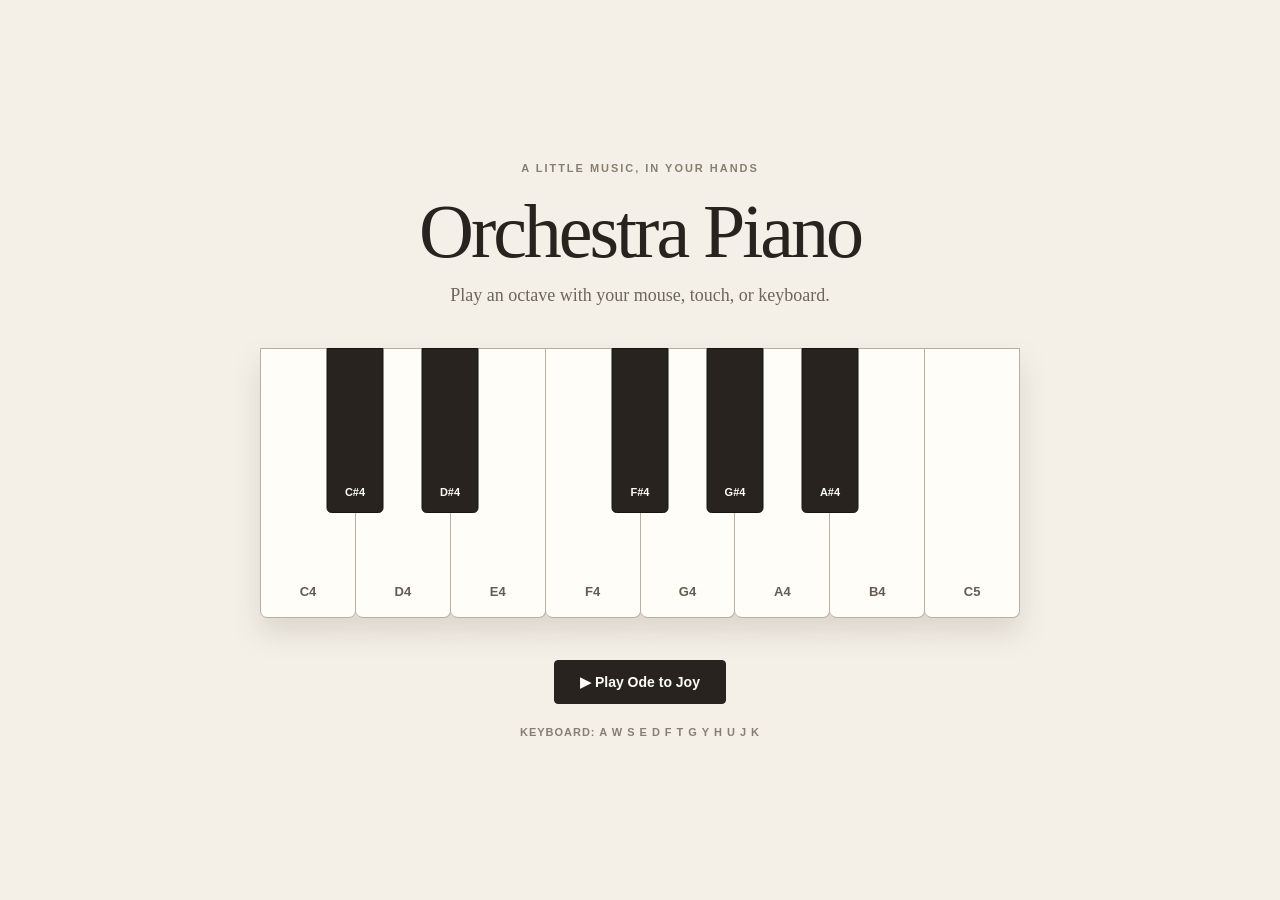
<file: examples/piano/index.html>
<!doctype html>
<html lang="en">
<head>
  <meta charset="utf-8">
  <meta name="viewport" content="width=device-width, initial-scale=1">
  <title>Orchestra Piano</title>
  <link rel="icon" href="data:,">
  <link rel="stylesheet" href="./style.css">
  <script type="module" src="./app.js"></script>
</head>
<body>
  <main class="page">
    <p class="eyebrow">A little music, in your hands</p>
    <h1>Orchestra Piano</h1>
    <p class="subtitle">Play an octave with your mouse, touch, or keyboard.</p>
    <div id="keyboard" class="keyboard" role="group" aria-label="Piano keys"></div>
    <button id="play" class="play" type="button">▶ Play Ode to Joy</button>
    <p class="hint">Keyboard: A W S E D F T G Y H U J K</p>
  </main>
</body>
</html>
</file>
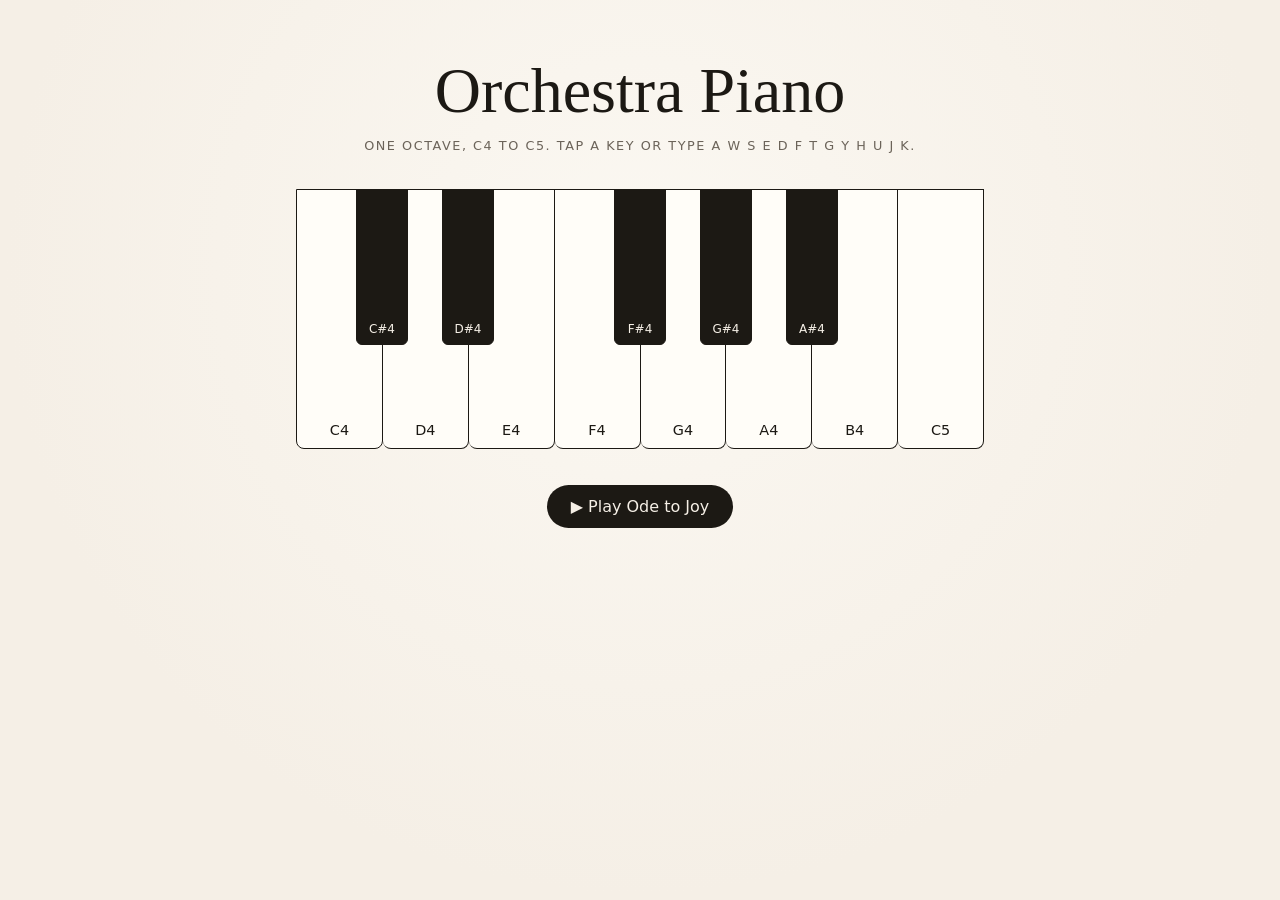
<file: docs/demo/piano/claude-run/src/index.html>
<!doctype html>
<html lang="en">
<head>
  <meta charset="utf-8">
  <meta name="viewport" content="width=device-width, initial-scale=1">
  <title>Orchestra Piano</title>
  <link rel="icon" href="data:,">
  <link rel="stylesheet" href="style.css">
  <script type="module" src="app.js"></script>
</head>
<body>
  <main>
    <h1>Orchestra Piano</h1>
    <p class="subtitle">One octave, C4 to C5. Tap a key or type A W S E D F T G Y H U J K.</p>
    <div id="keyboard" class="keyboard" role="group" aria-label="Piano keys C4 to C5"></div>
    <button id="play" class="play" type="button">▶ Play Ode to Joy</button>
  </main>
</body>
</html>
</file>
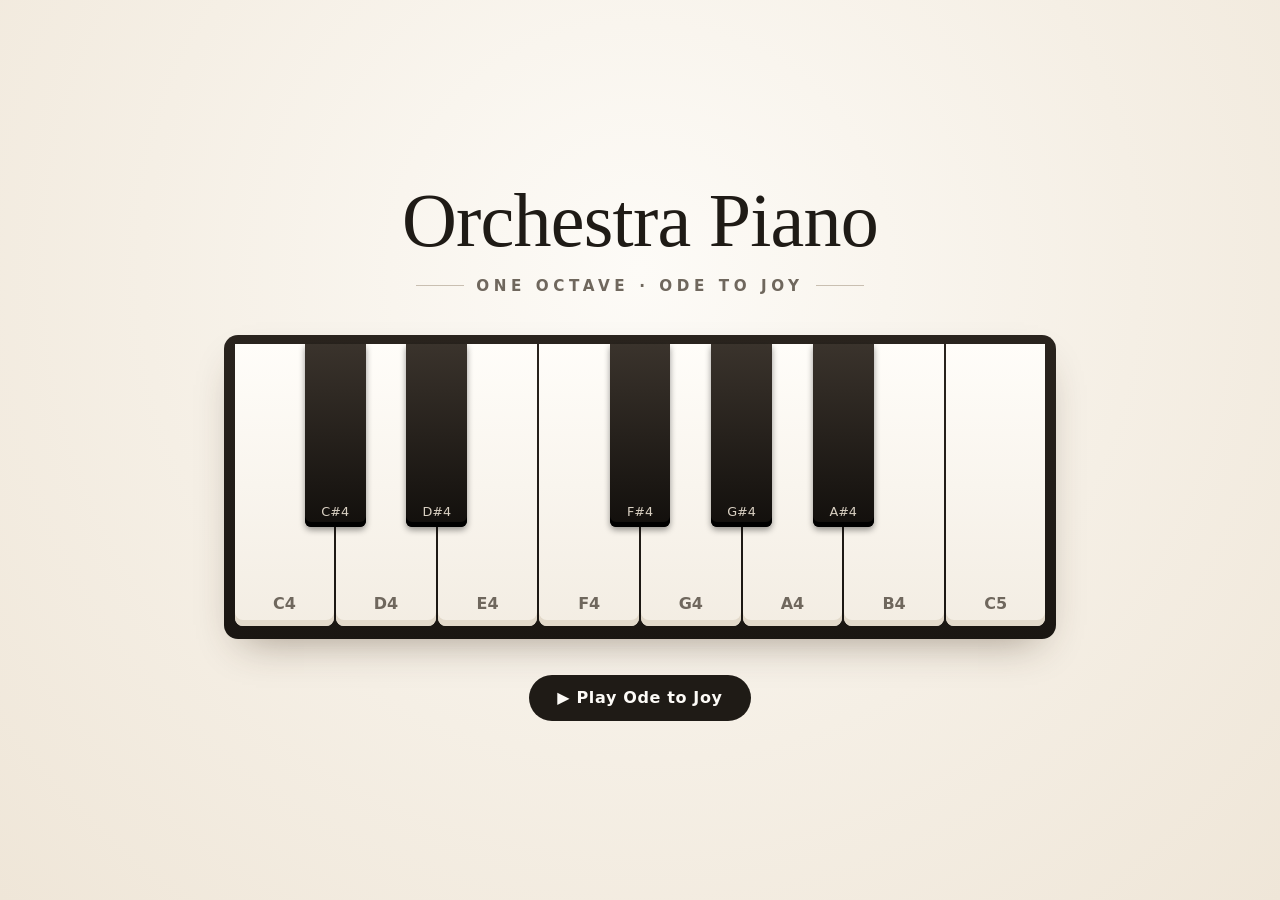
<file: docs/demo/piano/linux-run/src/index.html>
<!doctype html>
<html lang="en">
<head>
  <meta charset="utf-8">
  <meta name="viewport" content="width=device-width, initial-scale=1">
  <title>Orchestra Piano</title>
  <link rel="icon" href="data:,">
  <link rel="stylesheet" href="style.css">
  <script type="module" src="app.js"></script>
</head>
<body>
  <main>
    <h1>Orchestra Piano</h1>
    <p class="subtitle">One octave · Ode to Joy</p>
    <div class="keyboard" role="group" aria-label="Piano keys C4 to C5"></div>
    <button type="button" class="play">▶ Play Ode to Joy</button>
  </main>
</body>
</html>
</file>
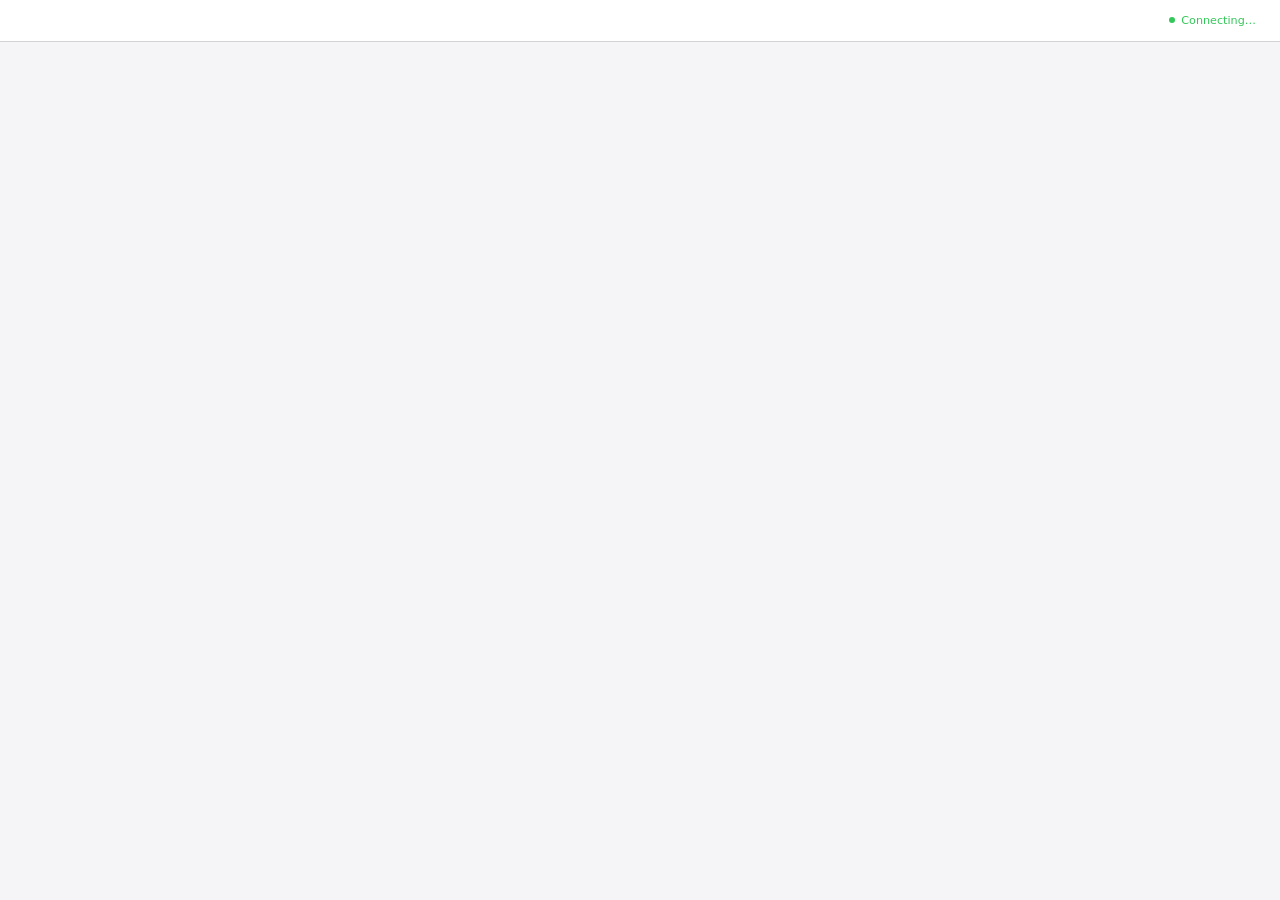
<file: skills/brainstorming/scripts/frame-template.html>
<!DOCTYPE html>
<html>
<head>
  <meta charset="utf-8">
  <title>Orchestra Brainstorming</title>
  <style>
    /*
     * BRAINSTORM COMPANION FRAME TEMPLATE
     *
     * This template provides a consistent frame with:
     * - OS-aware light/dark theming
     * - Header branding and connection status
     * - Scrollable main content area
     * - CSS helpers for common UI patterns
     *
     * Content is injected via placeholder comment in #frame-content.
     */

    * { box-sizing: border-box; margin: 0; padding: 0; }
    html, body { height: 100%; overflow: hidden; }

    /* ===== THEME VARIABLES ===== */
    :root {
      --bg-primary: #f5f5f7;
      --bg-secondary: #ffffff;
      --bg-tertiary: #e5e5e7;
      --border: #d1d1d6;
      --text-primary: #1d1d1f;
      --text-secondary: #86868b;
      --text-tertiary: #aeaeb2;
      --accent: #0071e3;
      --accent-hover: #0077ed;
      --success: #34c759;
      --warning: #ff9f0a;
      --error: #ff3b30;
      --selected-bg: #e8f4fd;
      --selected-border: #0071e3;
    }

    @media (prefers-color-scheme: dark) {
      :root {
        --bg-primary: #1d1d1f;
        --bg-secondary: #2d2d2f;
        --bg-tertiary: #3d3d3f;
        --border: #424245;
        --text-primary: #f5f5f7;
        --text-secondary: #86868b;
        --text-tertiary: #636366;
        --accent: #0a84ff;
        --accent-hover: #409cff;
        --selected-bg: rgba(10, 132, 255, 0.15);
        --selected-border: #0a84ff;
      }
    }

    body {
      font-family: system-ui, -apple-system, BlinkMacSystemFont, sans-serif;
      background: var(--bg-primary);
      color: var(--text-primary);
      display: flex;
      flex-direction: column;
      line-height: 1.5;
    }

    /* ===== FRAME STRUCTURE ===== */
    .brand { display: flex; align-items: center; min-width: 0; overflow: hidden; color: var(--text-secondary); line-height: 1; }
    .brand a { color: inherit; text-decoration: none; display: flex; align-items: center; gap: 0.5rem; min-width: 0; max-width: 100%; line-height: 1; }
    .brand-copy { display: block; min-width: 0; overflow: hidden; text-overflow: ellipsis; white-space: nowrap; line-height: 1; transform: translateY(-1px); }
    .status { font-size: 0.7rem; color: var(--status-color, var(--success)); display: flex; align-items: center; gap: 0.4rem; justify-self: end; white-space: nowrap; line-height: 1; }
    .status::before { content: ''; width: 6px; height: 6px; background: var(--status-color, var(--success)); border-radius: 50%; }

    .main { flex: 1; overflow-y: auto; }
    #frame-content { padding: 2rem; min-height: 100%; }

    .header {
      background: var(--bg-secondary);
      border-bottom: 1px solid var(--border);
      padding: 0.5rem 1.5rem;
      flex-shrink: 0;
      display: grid;
      grid-template-columns: minmax(0, 1fr) auto;
      align-items: center;
      gap: 1rem;
      min-height: 42px;
    }
    .header .brand { justify-self: start; width: 100%; font-size: 0.75rem; line-height: 1; }
    .header .status { grid-column: 2; line-height: 1; }
    .header span {
      font-size: 0.75rem;
      color: var(--text-secondary);
    }
    .header .selected-text {
      color: var(--accent);
      font-weight: 500;
    }

    /* ===== TYPOGRAPHY ===== */
    h2 { font-size: 1.5rem; font-weight: 600; margin-bottom: 0.5rem; }
    h3 { font-size: 1.1rem; font-weight: 600; margin-bottom: 0.25rem; }
    .subtitle { color: var(--text-secondary); margin-bottom: 1.5rem; }
    .section { margin-bottom: 2rem; }
    .label { font-size: 0.7rem; color: var(--text-secondary); text-transform: uppercase; letter-spacing: 0.05em; margin-bottom: 0.5rem; }

    /* ===== OPTIONS (for A/B/C choices) ===== */
    .options { display: flex; flex-direction: column; gap: 0.75rem; }
    .option {
      background: var(--bg-secondary);
      border: 2px solid var(--border);
      border-radius: 12px;
      padding: 1rem 1.25rem;
      cursor: pointer;
      transition: all 0.15s ease;
      display: flex;
      align-items: flex-start;
      gap: 1rem;
    }
    .option:hover { border-color: var(--accent); }
    .option.selected { background: var(--selected-bg); border-color: var(--selected-border); }
    .option .letter {
      background: var(--bg-tertiary);
      color: var(--text-secondary);
      width: 1.75rem; height: 1.75rem;
      border-radius: 6px;
      display: flex; align-items: center; justify-content: center;
      font-weight: 600; font-size: 0.85rem; flex-shrink: 0;
    }
    .option.selected .letter { background: var(--accent); color: white; }
    .option .content { flex: 1; }
    .option .content h3 { font-size: 0.95rem; margin-bottom: 0.15rem; }
    .option .content p { color: var(--text-secondary); font-size: 0.85rem; margin: 0; }

    /* ===== CARDS (for showing designs/mockups) ===== */
    .cards { display: grid; grid-template-columns: repeat(auto-fit, minmax(280px, 1fr)); gap: 1rem; }
    .card {
      background: var(--bg-secondary);
      border: 1px solid var(--border);
      border-radius: 12px;
      overflow: hidden;
      cursor: pointer;
      transition: all 0.15s ease;
    }
    .card:hover { border-color: var(--accent); transform: translateY(-2px); box-shadow: 0 4px 12px rgba(0,0,0,0.1); }
    .card.selected { border-color: var(--selected-border); border-width: 2px; }
    .card-image { background: var(--bg-tertiary); aspect-ratio: 16/10; display: flex; align-items: center; justify-content: center; }
    .card-body { padding: 1rem; }
    .card-body h3 { margin-bottom: 0.25rem; }
    .card-body p { color: var(--text-secondary); font-size: 0.85rem; }

    /* ===== MOCKUP CONTAINER ===== */
    .mockup {
      background: var(--bg-secondary);
      border: 1px solid var(--border);
      border-radius: 12px;
      overflow: hidden;
      margin-bottom: 1.5rem;
    }
    .mockup-header {
      background: var(--bg-tertiary);
      padding: 0.5rem 1rem;
      font-size: 0.75rem;
      color: var(--text-secondary);
      border-bottom: 1px solid var(--border);
    }
    .mockup-body { padding: 1.5rem; }

    /* ===== SPLIT VIEW (side-by-side comparison) ===== */
    .split { display: grid; grid-template-columns: 1fr 1fr; gap: 1.5rem; }
    @media (max-width: 700px) { .split { grid-template-columns: 1fr; } }

    /* ===== PROS/CONS ===== */
    .pros-cons { display: grid; grid-template-columns: 1fr 1fr; gap: 1rem; margin: 1rem 0; }
    .pros, .cons { background: var(--bg-secondary); border-radius: 8px; padding: 1rem; }
    .pros h4 { color: var(--success); font-size: 0.85rem; margin-bottom: 0.5rem; }
    .cons h4 { color: var(--error); font-size: 0.85rem; margin-bottom: 0.5rem; }
    .pros ul, .cons ul { margin-left: 1.25rem; font-size: 0.85rem; color: var(--text-secondary); }
    .pros li, .cons li { margin-bottom: 0.25rem; }

    /* ===== PLACEHOLDER (for mockup areas) ===== */
    .placeholder {
      background: var(--bg-tertiary);
      border: 2px dashed var(--border);
      border-radius: 8px;
      padding: 2rem;
      text-align: center;
      color: var(--text-tertiary);
    }

    /* ===== INLINE MOCKUP ELEMENTS ===== */
    .mock-nav { background: var(--accent); color: white; padding: 0.75rem 1rem; display: flex; gap: 1.5rem; font-size: 0.9rem; }
    .mock-sidebar { background: var(--bg-tertiary); padding: 1rem; min-width: 180px; }
    .mock-content { padding: 1.5rem; flex: 1; }
    .mock-button { background: var(--accent); color: white; border: none; padding: 0.5rem 1rem; border-radius: 6px; font-size: 0.85rem; }
    .mock-input { background: var(--bg-primary); border: 1px solid var(--border); border-radius: 6px; padding: 0.5rem; width: 100%; }
  </style>
</head>
<body>
  <div class="header">
    <!-- BRANDING -->
    <div class="status">Connecting…</div>
  </div>

  <div class="main">
    <div id="frame-content">
      <!-- CONTENT -->
    </div>
  </div>

</body>
</html>
</file>
<file: examples/piano/style.css>
:root {
  color: #28231e;
  background: #f5f0e7;
  font-family: Georgia, 'Times New Roman', serif;
}

* { box-sizing: border-box; }

body { margin: 0; }

button { font: inherit; cursor: pointer; }

button:focus-visible { outline: 3px solid #d97757; outline-offset: 4px; z-index: 3; }

.page {
  min-height: 100vh;
  display: flex;
  flex-direction: column;
  align-items: center;
  justify-content: center;
  padding: 56px 18px;
  text-align: center;
}

.eyebrow, .hint {
  font: 600 11px/1.5 Arial, sans-serif;
  letter-spacing: 0.18em;
  text-transform: uppercase;
  color: #877e72;
}

.eyebrow { margin: 0 0 12px; }

h1 { margin: 0; font-size: clamp(42px, 8vw, 76px); font-weight: 400; letter-spacing: -0.04em; }

.subtitle { margin: 10px 0 42px; color: #6e655c; font-size: clamp(15px, 3vw, 18px); }

.keyboard {
  position: relative;
  display: flex;
  width: min(760px, 100%);
  height: clamp(190px, 28vw, 270px);
  padding: 0;
  filter: drop-shadow(0 15px 14px #28231e20);
}

.key {
  display: flex;
  align-items: flex-end;
  justify-content: center;
  padding: 0 0 19px;
  font: 600 13px/1 Arial, sans-serif;
  transition: background-color 80ms ease;
}

.key.white {
  flex: 1 1 0;
  min-width: 0;
  border: 1px solid #b9afa1;
  border-radius: 0 0 7px 7px;
  background: #fffdf8;
  color: #655b50;
}

.key.white ~ .key.white { border-left: 0; }

.key.black {
  position: absolute;
  z-index: 1;
  top: 0;
  left: var(--left);
  transform: translateX(-50%);
  width: 7.5%;
  height: 61%;
  padding-bottom: 14px;
  border: 1px solid #171411;
  border-radius: 0 0 5px 5px;
  background: #28231e;
  color: #fffdf8;
  font-size: 11px;
}

.key.is-active, .key.black.is-active { background: #d97757; color: #28231e; }
.key.is-striking { animation: strike 180ms ease-out; }

@keyframes strike {
  from { background-color: #b65336; }
  to { background-color: #d97757; }
}

.play {
  margin-top: 42px;
  padding: 14px 25px;
  border: 1px solid #28231e;
  border-radius: 4px;
  background: #28231e;
  color: #fffdf8;
  font: 600 14px/1 Arial, sans-serif;
}

.play:hover { background: #4a3d34; }
.play:disabled { opacity: 0.55; cursor: default; }
.hint { margin: 20px 0 0; letter-spacing: 0.09em; }

@media (max-width: 480px) {
  .page { padding: 40px 18px; }
  .subtitle { margin-bottom: 34px; }
  .key { padding-bottom: 14px; font-size: 11px; }
  .key.black { font-size: 9px; padding-bottom: 11px; }
  .hint { max-width: 280px; line-height: 1.8; }
}
</file>
<file: docs/demo/piano/claude-run/src/style.css>
:root {
  --paper: #f5efe6;
  --paper-light: #fbf8f2;
  --ivory-key: #fffdf8;
  --ink: #1c1914;
  --muted: #6b6359;
  --active: #d97757;
  --strike: #a9492c;
  --white-keys: 8;
  --black-width: 7.5%;
}

* { box-sizing: border-box; }

body {
  margin: 0;
  min-height: 100vh;
  background: radial-gradient(ellipse at 50% 30%, var(--paper-light), var(--paper) 70%) fixed, var(--paper);
  color: var(--ink);
  font-family: system-ui, -apple-system, "Segoe UI", Roboto, sans-serif;
}

main {
  max-width: 720px;
  margin: 0 auto;
  padding: 56px 16px;
  text-align: center;
}

h1 {
  margin: 0;
  font-family: "Iowan Old Style", "Palatino Linotype", Palatino, Georgia, serif;
  font-weight: 500;
  font-size: clamp(2.25rem, 9vw, 4rem);
  line-height: 1.1;
}

.subtitle {
  margin: 12px 0 36px;
  color: var(--muted);
  font-size: 0.8rem;
  letter-spacing: 0.12em;
  text-transform: uppercase;
}

.keyboard {
  position: relative;
  display: flex;
  height: clamp(160px, 45vw, 260px);
  margin: 0 0 36px;
}

.key {
  display: flex;
  align-items: flex-end;
  justify-content: center;
  padding: 0 0 10px;
  border: 1px solid var(--ink);
  font: inherit;
  cursor: pointer;
  user-select: none;
  touch-action: manipulation;
  transition: background-color 80ms;
}

.white {
  position: relative;
  flex: 1 1 0;
  min-width: 0;
  background: var(--ivory-key);
  color: var(--ink);
  font-size: clamp(0.7rem, 2.6vw, 0.9rem);
  border-radius: 0 0 8px 8px;
}

.white ~ .white { border-left-width: 0; }

.black {
  position: absolute;
  top: 0;
  z-index: 1;
  width: var(--black-width);
  height: 60%;
  /* --at = number of white keys before this black key (set in app.js) */
  left: calc(var(--at) * 100% / var(--white-keys) - var(--black-width) / 2);
  background: var(--ink);
  color: var(--paper);
  font-size: clamp(0.55rem, 1.9vw, 0.75rem);
  padding-bottom: 8px;
  border-radius: 0 0 6px 6px;
}

.key.is-active {
  background: var(--active);
  color: var(--ink);
}

/* Replayed on every note start (app.js) so repeated notes read as separate strikes. */
.key.is-struck { animation: strike 180ms ease-out; }

@keyframes strike {
  from { background-color: var(--strike); }
  to { background-color: var(--active); }
}

.key:focus-visible {
  outline: 3px solid var(--ink);
  outline-offset: -7px;
}

.black:focus-visible { outline-color: var(--paper); }

.play {
  padding: 12px 24px;
  border: 0;
  border-radius: 999px;
  background: var(--ink);
  color: var(--paper);
  font: inherit;
  font-size: 1rem;
  cursor: pointer;
}

.play:hover:not(:disabled) { background: #3a332b; }

.play:focus-visible {
  outline: 3px solid var(--ink);
  outline-offset: 3px;
}

.play:disabled {
  opacity: 0.55;
  cursor: default;
}
</file>
<file: docs/demo/piano/linux-run/src/style.css>
:root {
  --paper: #f5efe5;
  --ink: #1f1b16;
  --muted: #6f675d;
  --accent: #d97757;
  --serif: "Iowan Old Style", "Palatino Linotype", Palatino, "Book Antiqua", Georgia, "Times New Roman", serif;
  --sans: system-ui, -apple-system, "Segoe UI", Roboto, "Helvetica Neue", Arial, sans-serif;
}

* { box-sizing: border-box; }

body {
  margin: 0;
  min-height: 100vh;
  display: grid;
  grid-template-columns: minmax(0, 1fr); /* keep the nowrap subtitle from widening the page */
  place-items: center;
  background: radial-gradient(ellipse at 50% 30%, #fdfbf7 0%, var(--paper) 55%, #efe6d8 100%) fixed;
  color: var(--ink);
  font-family: var(--sans);
}

main {
  width: min(100%, 60rem);
  padding: 2rem 1rem;
  display: flex;
  flex-direction: column;
  align-items: center;
}

h1 {
  margin: 0;
  font-family: var(--serif);
  font-weight: 400;
  font-size: clamp(2.4rem, 8vw, 4.75rem);
  line-height: 1.1;
  letter-spacing: -0.01em;
  text-align: center;
}

.subtitle {
  margin: 0.9rem 0 2.5rem;
  display: flex;
  align-items: center;
  gap: 0.75rem;
  color: var(--muted);
  font-size: clamp(0.7rem, 2.4vw, 0.95rem);
  font-weight: 600;
  letter-spacing: 0.3em;
  text-transform: uppercase;
  white-space: nowrap;
}

.subtitle::before,
.subtitle::after {
  content: "";
  flex: 0 1 3rem;
  width: 3rem;
  height: 1px;
  background: #c9bfb1;
}

.keyboard {
  position: relative;
  display: flex;
  width: min(100%, 52rem);
  height: clamp(11rem, 36vw, 19rem);
  padding: 0.6rem 0.6rem 0.8rem;
  border-radius: 14px;
  background: linear-gradient(#2a241e, #1a1612);
  box-shadow: 0 18px 40px -18px rgba(60, 40, 20, 0.45);
}

.key {
  padding: 0;
  border: 0;
  font: inherit;
  cursor: pointer;
  touch-action: manipulation;
  user-select: none;
  -webkit-tap-highlight-color: transparent;
  display: flex;
  align-items: flex-end;
  justify-content: center;
  transition: background-color 60ms, color 60ms, box-shadow 60ms;
}

.white {
  flex: 1 1 0;
  min-width: 0;
  margin: 0 1px;
  padding-bottom: 0.8rem;
  border-radius: 0 0 8px 8px;
  background: linear-gradient(#fffdf9, #f3ede3);
  box-shadow: inset 0 -6px 0 #e3dacb;
  color: var(--muted);
  font-size: clamp(0.65rem, 2.2vw, 1rem);
  font-weight: 600;
}

.black {
  position: absolute;
  top: 0.6rem;
  /* 0.6rem side padding; each white slot is (100% - 1.2rem) / 8 wide, black key 0.6 of a slot */
  left: calc(0.6rem + (var(--at) - 0.3) * (100% - 1.2rem) / 8);
  width: calc((100% - 1.2rem) / 8 * 0.6);
  height: 60%;
  z-index: 1;
  padding-bottom: 0.5rem;
  border-radius: 0 0 6px 6px;
  background: linear-gradient(#3a332c, #120f0c);
  box-shadow: inset 0 -5px 0 #000, 0 3px 6px rgba(0, 0, 0, 0.4);
  color: #d9d0c2;
  font-size: clamp(0.5rem, 1.6vw, 0.8rem);
  white-space: nowrap;
}

.key.is-active {
  background: var(--accent);
  color: #fff;
  box-shadow: inset 0 -3px 0 #b95d3f, 0 0 18px 2px rgba(217, 119, 87, 0.6);
}

.key:focus-visible {
  outline: 3px solid var(--ink);
  outline-offset: -7px;
}

.black:focus-visible,
.black.is-active:focus-visible {
  outline-color: #fdfbf7;
}

.play {
  margin-top: 2.25rem;
  padding: 0.85rem 1.8rem;
  border: 0;
  border-radius: 999px;
  background: var(--ink);
  color: #fdfbf7;
  font: inherit;
  font-size: 1rem;
  font-weight: 600;
  letter-spacing: 0.04em;
  cursor: pointer;
  touch-action: manipulation;
}

.play:hover:not(:disabled) { background: var(--accent); }

.play:focus-visible {
  outline: 3px solid var(--accent);
  outline-offset: 3px;
}

.play:disabled {
  opacity: 0.5;
  cursor: not-allowed;
}
</file>
